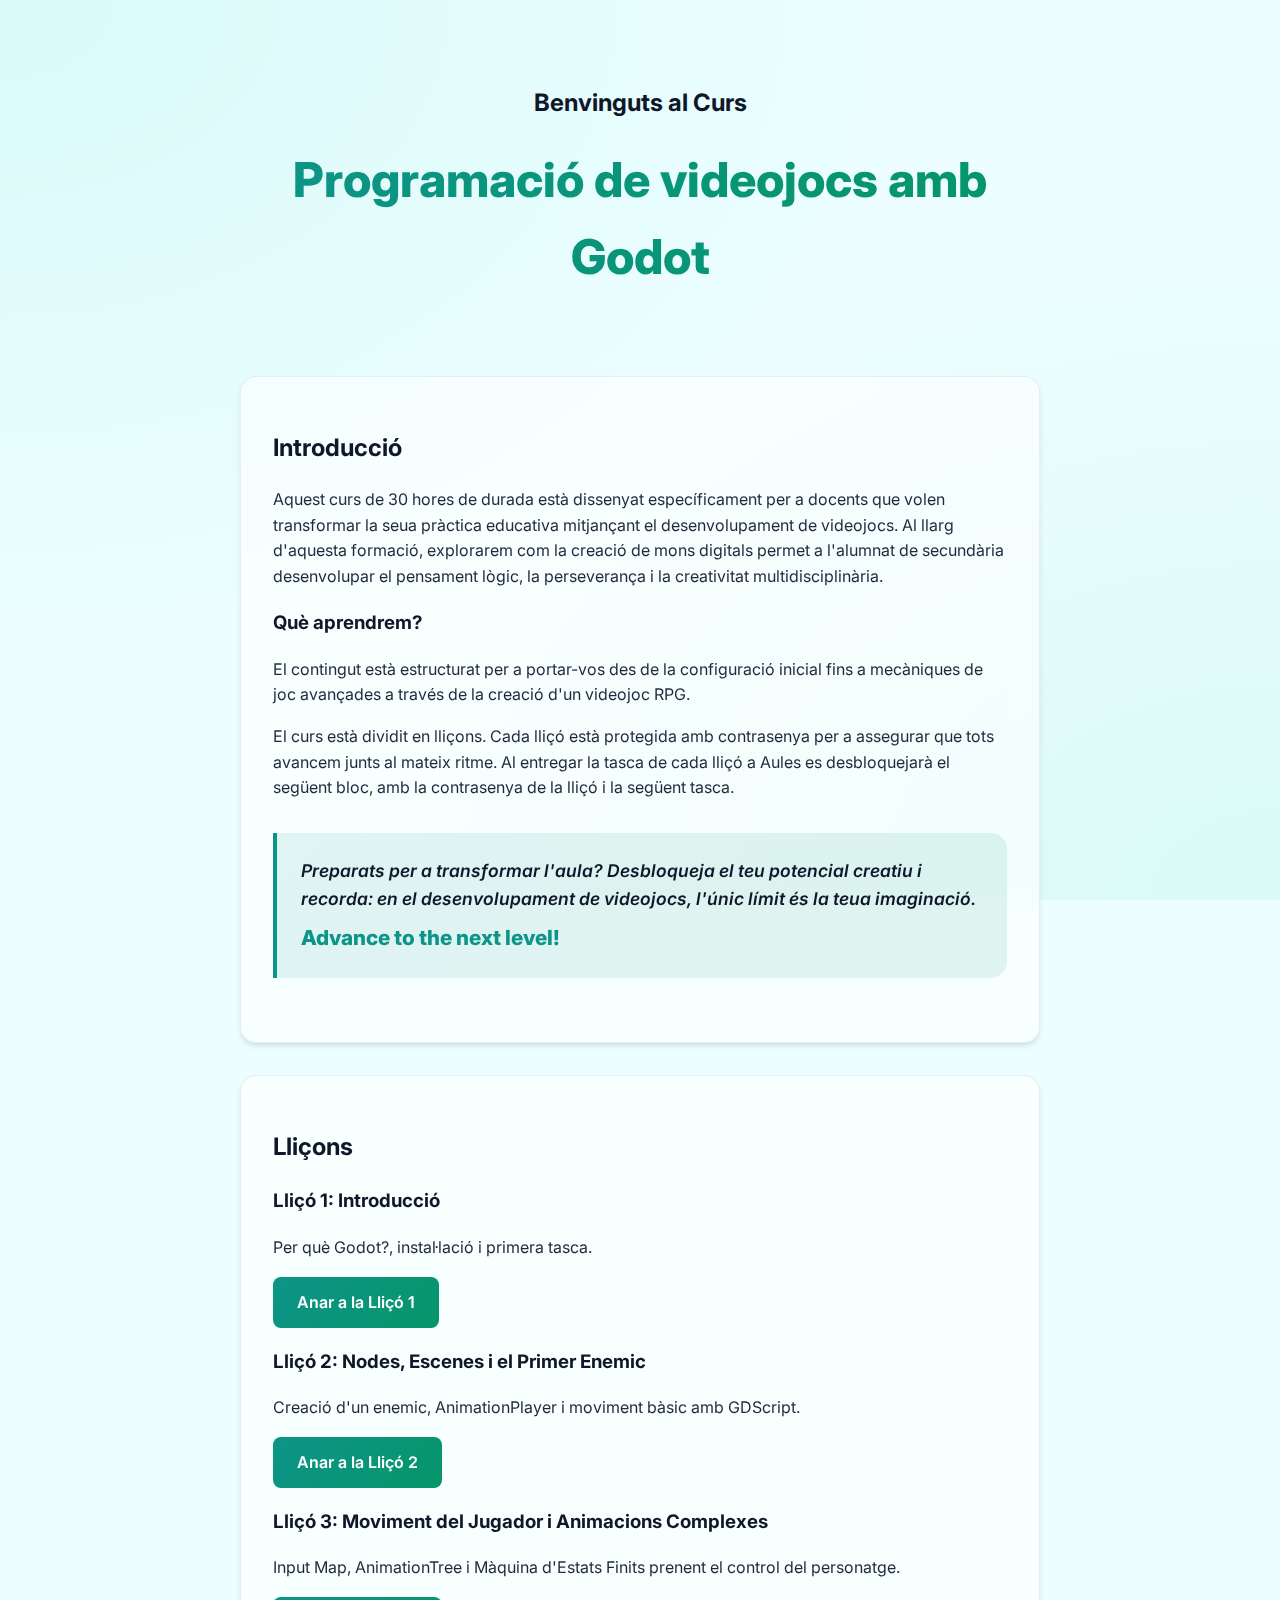
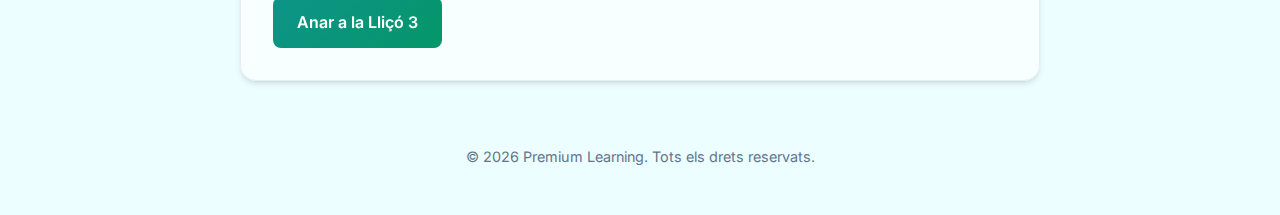
<file: docs/index.html>
<!DOCTYPE html>
<html lang="ca">

<head>
    <meta charset="UTF-8">
    <meta name="viewport" content="width=device-width, initial-scale=1.0">
    <title>Introducció al Curs | Premium Learning</title>
    <link rel="stylesheet" href="styles.css">
    <link href="https://fonts.googleapis.com/css2?family=Inter:wght@300;400;600;800&display=swap" rel="stylesheet">
</head>

<body>

    <div class="container">
        <header class="float-anim">
            <h2>Benvinguts al Curs</h2>
            <h1>Programació de videojocs amb Godot</h1>
        </header>

        <section class="card">
            <h2>Introducció</h2>
            <p>
                Aquest curs de 30 hores de durada està dissenyat específicament per a docents que volen transformar la
                seua pràctica educativa mitjançant el desenvolupament de videojocs. Al llarg d'aquesta formació,
                explorarem com la creació de mons digitals permet a l'alumnat de secundària desenvolupar el pensament
                lògic, la perseverança i la creativitat multidisciplinària.
            </p>
            <h3>Què aprendrem?</h3>
            <p>El contingut està estructurat per a portar-vos des de la configuració inicial fins a mecàniques de joc
                avançades a través de la creació d'un videojoc RPG.
            </p>
            <p>
                El curs està dividit en lliçons. Cada lliçó està protegida amb contrasenya per a assegurar que tots
                avancem junts al mateix ritme.
                Al entregar la tasca de cada lliçó a Aules es desbloquejarà el següent bloc, amb la contrasenya de la
                lliçó i la següent tasca.
            </p>
            <div class="highlight-quote">
                Preparats per a transformar l'aula? Desbloqueja el teu potencial creatiu i recorda: en el
                desenvolupament de videojocs, l'únic límit és la teua imaginació.
                <span
                    style="display: block; margin-top: 0.5rem; font-size: 1.3rem; color: var(--accent-color); font-weight: 800; font-style: normal;">Advance
                    to the next level!</span>
            </div>
        </section>

        <section class="card">
            <h2>Lliçons</h2>
            <div class="lesson-list">
                <div class="lesson-item">
                    <h3>Lliçó 1: Introducció</h3>
                    <p>Per què Godot?, instal·lació i primera tasca.</p>
                    <a href="lessons/lesson1.html" class="btn">Anar a la Lliçó 1</a>
                </div>
                <!-- Future lessons will be added here -->
                <div class="lesson-item">
                    <h3>Lliçó 2: Nodes, Escenes i el Primer Enemic</h3>
                    <p>Creació d'un enemic, AnimationPlayer i moviment bàsic amb GDScript.</p>
                    <a href="lessons/lesson2.html" class="btn">Anar a la Lliçó 2</a>
                </div>
                <div class="lesson-item">
                    <h3>Lliçó 3: Moviment del Jugador i Animacions Complexes</h3>
                    <p>Input Map, AnimationTree i Màquina d'Estats Finits prenent el control del personatge.</p>
                    <a href="lessons/lesson3.html" class="btn">Anar a la Lliçó 3</a>
                </div>
            </div>
        </section>

        <footer class="footer">
            <p>&copy; 2026 Premium Learning. Tots els drets reservats.</p>
        </footer>
    </div>

</body>

</html>
</file>
<file: docs/styles.css>
:root {
    --bg-color: #ecfeff;
    /* Cyan 50 - Very light turquoise */
    --text-color: #1e293b;
    /* Slate 800 */
    --heading-color: #0f172a;
    /* Slate 900 */
    --accent-color: #0d9488;
    /* Teal 600 */
    --secondary-color: #10b981;
    /* Emerald 500 */
    --glass-bg: rgba(255, 255, 255, 0.6);
    /* Less pure white, more transparent */
    --glass-border: rgba(203, 213, 225, 0.4);
    --font-main: 'Inter', sans-serif;
}

body {
    margin: 0;
    padding: 0;
    font-family: var(--font-main);
    background-color: var(--bg-color);
    color: var(--text-color);
    line-height: 1.6;
    background-image:
        radial-gradient(at 0% 0%, rgba(45, 212, 191, 0.1) 0px, transparent 50%),
        radial-gradient(at 100% 100%, rgba(52, 211, 153, 0.1) 0px, transparent 50%);
    background-attachment: fixed;
    height: 100vh;
    overflow-x: hidden;
}

.container {
    max-width: 800px;
    margin: 0 auto;
    padding: 2rem;
}

header {
    text-align: center;
    margin-bottom: 3rem;
    padding: 2rem 0;
}

h1 {
    font-size: 3rem;
    font-weight: 800;
    margin: 0;
    color: var(--heading-color);
    /* Subtle gradient text on white */
    background: linear-gradient(to right, #0d9488, #059669);
    -webkit-background-clip: text;
    background-clip: text;
    -webkit-text-fill-color: transparent;
}

h2,
h3 {
    color: var(--heading-color);
}

.highlight-quote {
    background: linear-gradient(135deg, rgba(13, 148, 136, 0.1) 0%, rgba(5, 150, 105, 0.1) 100%);
    border-left: 4px solid var(--accent-color);
    border-radius: 0 1rem 1rem 0;
    padding: 1.5rem;
    margin: 2rem 0;
    font-size: 1.1rem;
    font-weight: 600;
    font-style: italic;
    color: var(--heading-color);
}

.card {
    background: var(--glass-bg);
    backdrop-filter: blur(12px);
    -webkit-backdrop-filter: blur(12px);
    border: 1px solid var(--glass-border);
    border-radius: 1rem;
    padding: 2rem;
    margin-bottom: 2rem;
    box-shadow: 0 4px 6px -1px rgba(0, 0, 0, 0.1), 0 2px 4px -1px rgba(0, 0, 0, 0.06);
    overflow-x: auto;
    /* Handle table overflow */
}

table.comparison-table {
    width: 100%;
    border-collapse: collapse;
    margin: 2rem 0;
    font-size: 0.9rem;
}

table.comparison-table th,
table.comparison-table td {
    padding: 1rem;
    text-align: left;
    border-bottom: 1px solid var(--glass-border);
}

table.comparison-table th {
    background-color: rgba(13, 148, 136, 0.1);
    color: var(--accent-color);
    font-weight: 800;
    text-transform: uppercase;
    font-size: 0.8rem;
}

table.comparison-table tr:last-child td {
    border-bottom: none;
}

table.comparison-table tr:hover {
    background-color: rgba(13, 148, 136, 0.05);
}

.highlight-section {
    background-color: rgba(13, 148, 136, 0.05);
    /* Light teal tint */
    border-radius: 1rem;
    padding: 1.5rem;
    margin-top: 2rem;
    border: 1px solid var(--glass-border);
}

.highlight-section h3 {
    color: var(--accent-color);
    display: flex;
    align-items: center;
    gap: 0.5rem;
}

.task-box {
    background: #f0fdfa;
    /* Teal 50 - Very light teal background */
    border-left: 4px solid var(--accent-color);
    padding: 1.5rem;
    margin-top: 2rem;
    border-radius: 0 1rem 1rem 0;
}

.task-box h3 {
    margin-top: 0;
    color: var(--accent-color);
    display: flex;
    align-items: center;
    gap: 0.5rem;
}

.btn {
    display: inline-block;
    padding: 0.8rem 1.5rem;
    background: linear-gradient(135deg, #0d9488 0%, #059669 100%);
    /* Teal to Emerald */
    color: white;
    text-decoration: none;
    border-radius: 0.5rem;
    font-weight: 600;
    transition: transform 0.2s, box-shadow 0.2s;
    border: none;
    cursor: pointer;
}

.btn:hover {
    transform: translateY(-2px);
    box-shadow: 0 4px 12px rgba(13, 148, 136, 0.3);
}

/* Password Modal */
#password-overlay {
    position: fixed;
    top: 0;
    left: 0;
    width: 100%;
    height: 100%;
    background: rgba(255, 255, 255, 0.9);
    /* White overlay */
    display: flex;
    justify-content: center;
    align-items: center;
    backdrop-filter: blur(5px);
    z-index: 1000;
}

.password-box {
    background: white;
    padding: 2rem;
    border-radius: 1rem;
    border: 1px solid var(--glass-border);
    text-align: center;
    max-width: 400px;
    width: 90%;
    box-shadow: 0 20px 25px -5px rgba(0, 0, 0, 0.1), 0 10px 10px -5px rgba(0, 0, 0, 0.04);
}

input[type="password"] {
    width: 100%;
    padding: 0.8rem;
    margin: 1rem 0;
    border-radius: 0.5rem;
    border: 1px solid var(--glass-border);
    background: #f8fafc;
    color: var(--text-color);
    font-size: 1rem;
    box-sizing: border-box;
    /* Fix width issue */
}

input[type="password"]:focus {
    outline: 2px solid var(--accent-color);
    background: white;
}

.hidden-content {
    display: none;
}

.footer {
    text-align: center;
    margin-top: 4rem;
    color: #64748b;
    /* Slate 500 */
    font-size: 0.9rem;
}
</file>
